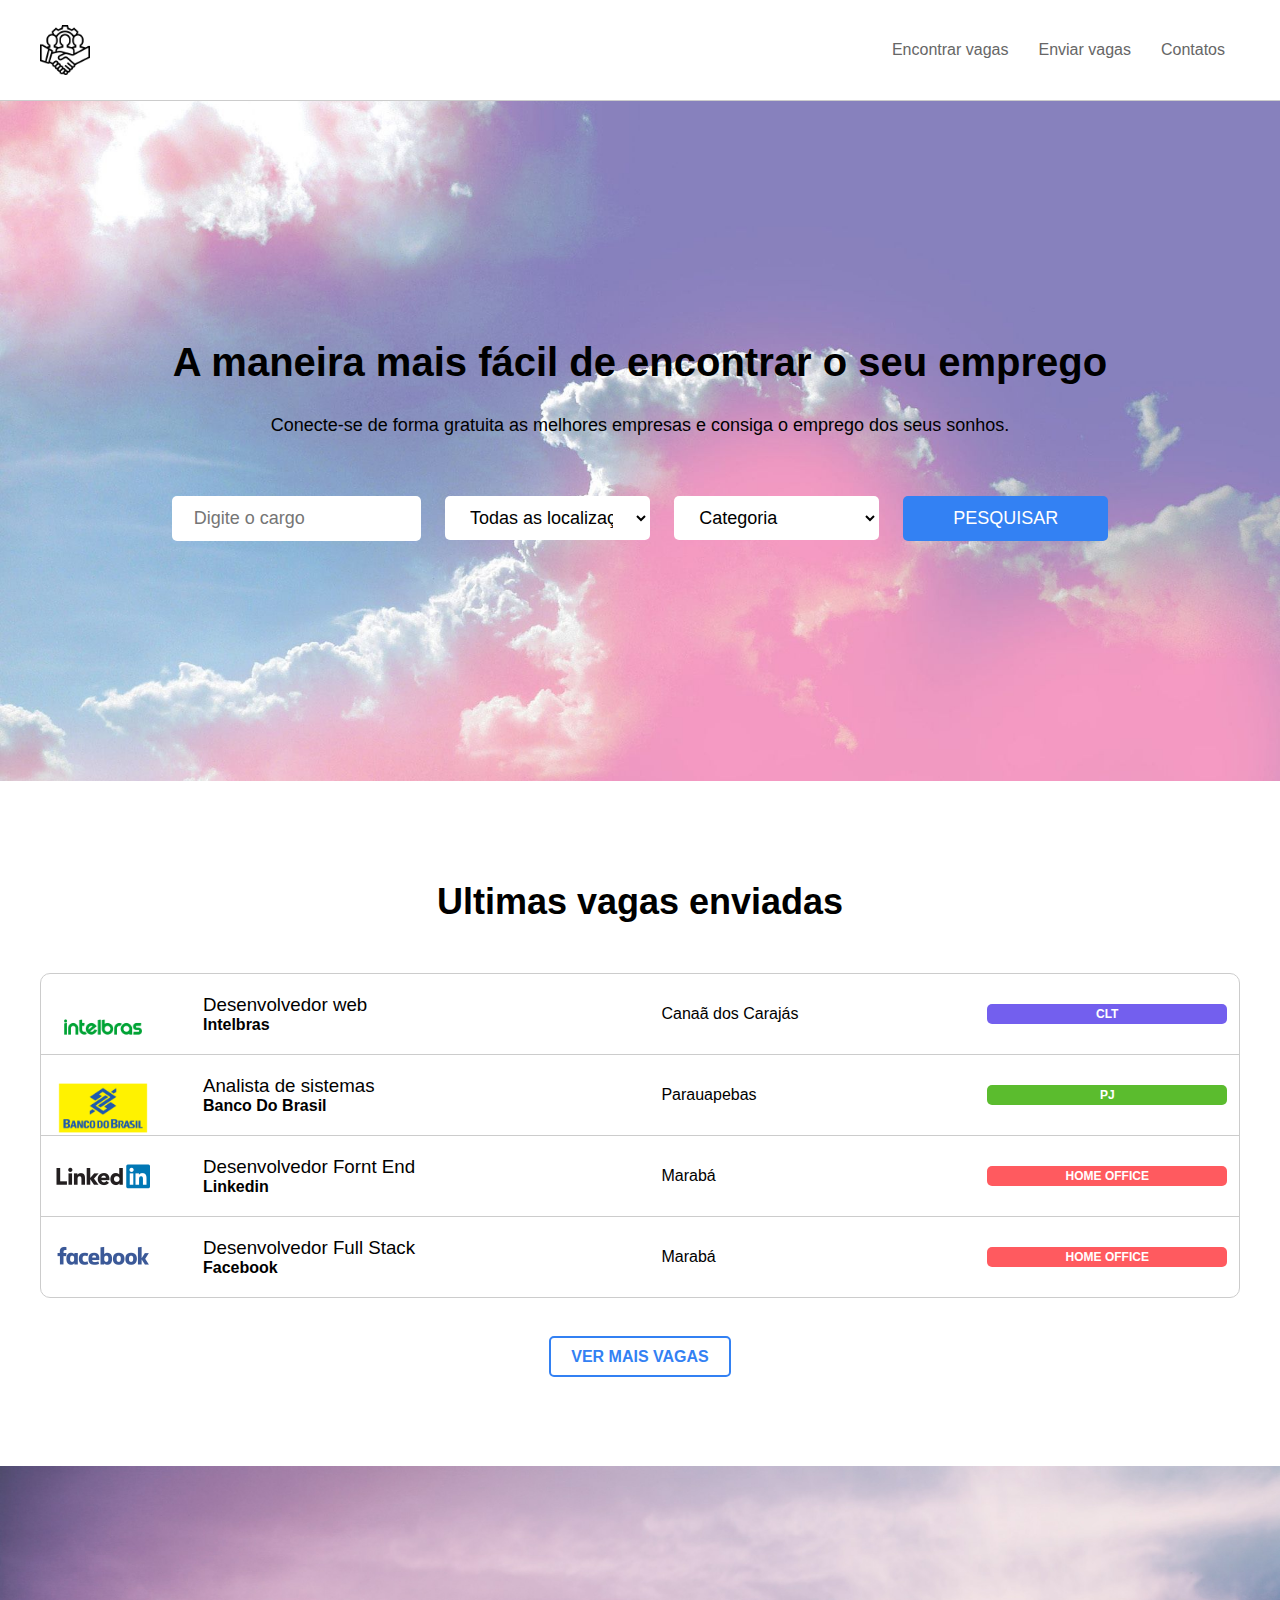
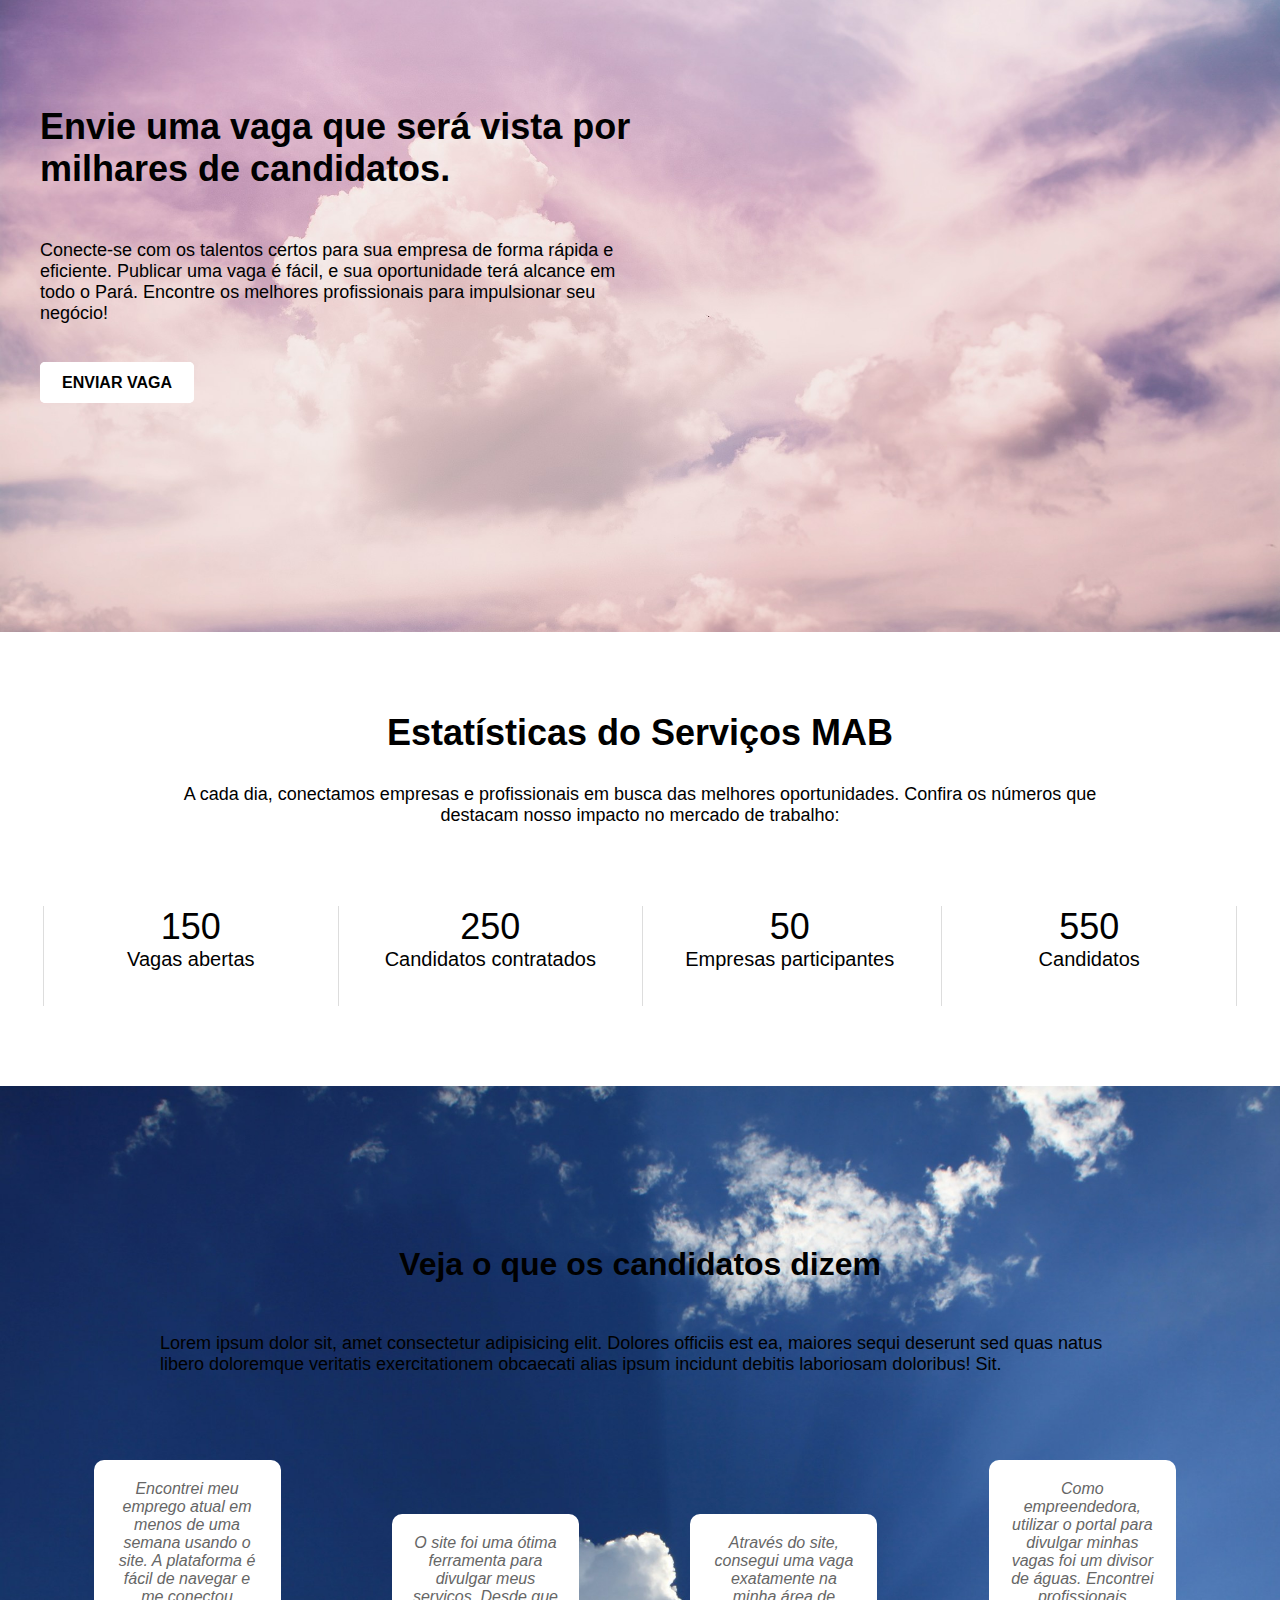
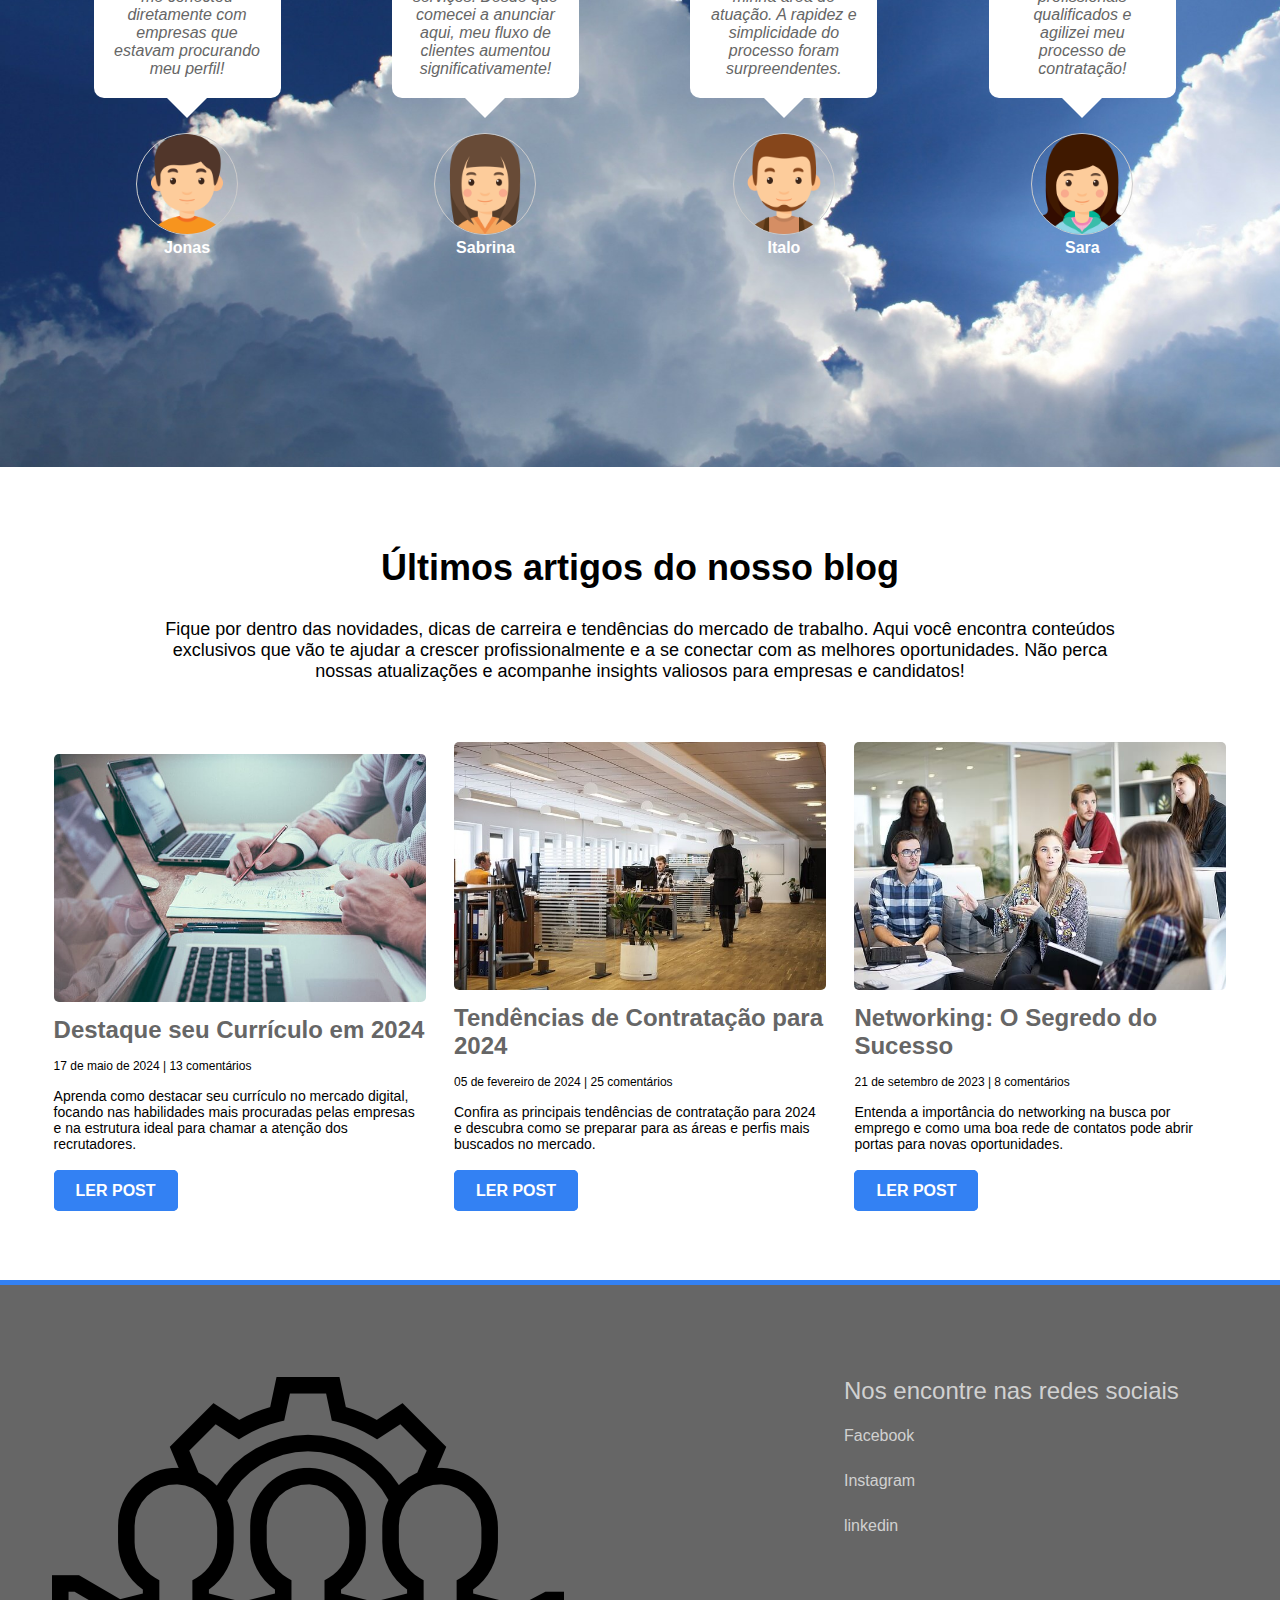
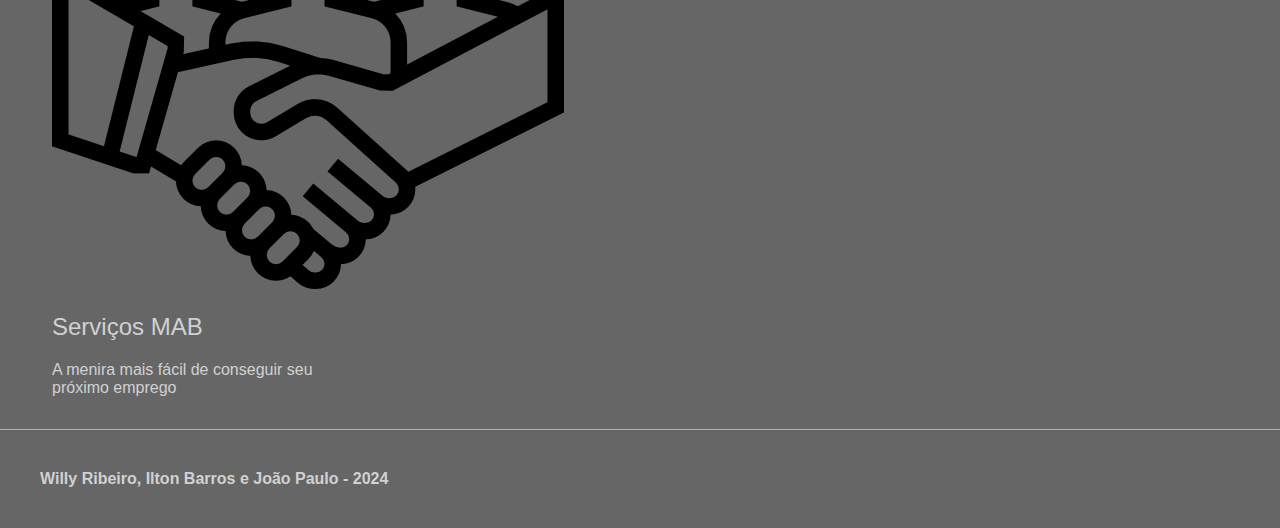
<file: workweb1/index.html>
<!DOCTYPE html>
<html lang="pt-br">
<head>
    <meta charset="UTF-8">
    <meta name="viewport" content="width=device-width, initial-scale=1.0">
    <link rel="stylesheet" href="style.css">
    <link rel="stylesheet" href="https://cdnjs.cloudflare.com/ajax/libs/font-awesome/6.6.0/css/all.min.css" integrity="sha512-Kc323vGBEqzTmouAECnVceyQqyqdsSiqLQISBL29aUW4U/M7pSPA/gEUZQqv1cwx4OnYxTxve5UMg5GT6L4JJg==" crossorigin="anonymous" referrerpolicy="no-referrer" />
    <title>Serviços MAB</title>
</head>
<body>
    <div class="container">
        <header>
            <nav>
                <div class="nav-container">
                    <a href="index.html">
                        <img src="img/logo.png" id="logo" alt="Serviços MAB">
                    </a>
                    <i class="fas fa-bars btn-menumobile"></i>
                    <ul>
                        <li><a href="ev.html">Encontrar vagas</a></li>
                        <li><a href="sendjobs.html">Enviar vagas</a></li>
                        <li><a href="#">Contatos</a></li>
                    </ul>
                </div>
            </nav>
            <div id="main-banner">
                <div id="search-form">
                    <h1>A maneira mais fácil de encontrar o seu emprego</h1>
                    <p>Conecte-se de forma gratuita as melhores empresas e consiga o emprego dos seus sonhos.</p>
                    <form>
                        <input type="text" name="serviço" placeholder="Digite o cargo">
                        <select name="região">
                            <option value="">Todas as localizações</option>
                        </select>
                        <select name="categorias">
                            <option value="">Categoria</option>
                        </select>
                        <input type="submit" value="Pesquisar">
                    </form>
                </div>
            </div>
        </header>
        <main id="lastjobs-container" class="wrapper">
            <h1>Ultimas vagas enviadas</h1>
            <ul>
                <li>
                    <a href="job.html" class="clickarea">
                        <div class="company-box">
                            <img src="img/intelbraslogo.png" alt="logo google">
                            <div class="company-info">
                                <h3>Desenvolvedor web</h3>
                                <p>Intelbras</p>
                            </div>
                        </div>
                        <div class="locality">
                            <i class="fas fa-map-maker-alt"></i>
                            <p>Canaã dos Carajás</p>
                        </div>
                        <div class="job-type">
                            <span class="clt">CLT</span>
                        </div>
                    </a>
                </li>
                <li>
                    <a href="job.html" class="clickarea">
                        <div class="company-box">
                            <img src="img/bblogo.png" alt="logo IBM">
                            <div class="company-info">
                                <h3>Analista de sistemas</h3>
                                <p>Banco Do Brasil</p>
                            </div>
                        </div>
                        <div class="locality">
                            <i class="fas fa-map-maker-alt"></i>
                            <p>Parauapebas</p>
                        </div>
                        <div class="job-type">
                            <span class="pj">PJ</span>
                        </div>
                    </a>
                </li>
                <li>
                    <a href="job.html" class="clickarea">
                        <div class="company-box">
                            <img src="img/linkedinlogo.png" alt="logo linkedin">
                            <div class="company-info">
                                <h3>Desenvolvedor Fornt End</h3>
                                <p>Linkedin</p>
                            </div>
                        </div>
                        <div class="locality">
                            <i class="fas fa-map-maker-alt"></i>
                            <p>Marabá</p>
                        </div>
                        <div class="job-type">
                            <span class="homeoffice">Home Office</span>
                        </div>
                    </a>
                </li>
                <li>
                    <a href="job.html" class="clickarea">
                        <div class="company-box">
                            <img src="img/facebooklogo.png" alt="logo facebook">
                            <div class="company-info">
                                <h3>Desenvolvedor Full Stack</h3>
                                <p>Facebook</p>
                            </div>
                        </div>
                        <div class="locality">
                            <i class="fas fa-map-maker-alt"></i>
                            <p>Marabá</p>
                        </div>
                        <div class="job-type">
                            <span class="homeoffice">Home office</span>
                        </div>
                    </a>
                </li>
            </ul>
            <div class="btnjobs-container">
                <a href="#" class="btn-jobs">Ver mais vagas</a>
            </div>
        </main>
        <section id="sendjobs-container">
            <div id="sendjobs-inner" class="wrapper">
                <h2>Envie uma vaga que será vista por milhares de candidatos.</h2>
                <p>Conecte-se com os talentos certos para sua empresa de forma rápida e eficiente. Publicar uma vaga é fácil, e sua oportunidade terá alcance em todo o Pará. Encontre os melhores profissionais para impulsionar seu negócio!</p>
                <a href="#" class="light-btn">Enviar vaga</a>

            </div>
        </section>
        <section id="status-container" class="wrapper">
            <h2 class="title-center">Estatísticas do Serviços MAB</h2>
            <p class="p-center">A cada dia, conectamos empresas e profissionais em busca das melhores oportunidades. Confira os números que destacam nosso impacto no mercado de trabalho:</p>
            <div>
                <div class="status-box">
                    <span class="status-qtd">150</span>
                    <p class="status-text">Vagas abertas</p>
                </div>
                <div class="status-box">
                    <span class="status-qtd">250</span>
                    <p class="status-text">Candidatos contratados</p>
                </div>
                <div class="status-box">
                    <span class="status-qtd">50</span>
                    <p class="status-text">Empresas participantes</p>
                </div>
                <div class="status-box">
                    <span class="status-qtd">550</span>
                    <p class="status-text">Candidatos</p>
                </div>
            </div>
        </section>
        <section id="testmony-container">
            <div class="wrapper">
                <h2>Veja o que os candidatos dizem</h2>
                <p class="p-center">Lorem ipsum dolor sit, amet consectetur adipisicing elit. Dolores officiis est ea, maiores sequi deserunt sed quas natus libero doloremque veritatis exercitationem obcaecati alias ipsum incidunt debitis laboriosam doloribus! Sit.</p>
                <div class="testmony-box">
                    <p class="testmony-msg">Encontrei meu emprego atual em menos de uma semana usando o site. A plataforma é fácil de navegar e me conectou diretamente com empresas que estavam procurando meu perfil!</p>
                    <img src="img/avatar1.png" alt="pfp">
                    <p class="testmony-name">Jonas</p>
                </div>
                <div class="testmony-box">
                    <p class="testmony-msg">O site foi uma ótima ferramenta para divulgar meus serviços. Desde que comecei a anunciar aqui, meu fluxo de clientes aumentou significativamente!</p>
                    <img src="img/avatar2.png" alt="pfp">
                    <p class="testmony-name">Sabrina</p>
                </div>
                <div class="testmony-box">
                    <p class="testmony-msg">Através do site, consegui uma vaga exatamente na minha área de atuação. A rapidez e simplicidade do processo foram surpreendentes.</p>
                    <img src="img/avatar3.png" alt="pfp">
                    <p class="testmony-name">Italo</p>
                </div>
                <div class="testmony-box">
                    <p class="testmony-msg">Como empreendedora, utilizar o portal para divulgar minhas vagas foi um divisor de águas. Encontrei profissionais qualificados e agilizei meu processo de contratação!</p>
                    <img src="img/avatar4.png" alt="pfp">
                    <p class="testmony-name">Sara</p>
                </div>
            </div>
        </section>
        <section id="blog-container" class="wrapper">
            <h2 class="title-center">Últimos artigos do nosso blog</h2>
            <p class="p-center">Fique por dentro das novidades, dicas de carreira e tendências do mercado de trabalho. Aqui você encontra conteúdos exclusivos que vão te ajudar a crescer profissionalmente e a se conectar com as melhores oportunidades. Não perca nossas atualizações e acompanhe insights valiosos para empresas e candidatos!</p>
            <div class="article-box">
                <img src="img/blog1.jpg" alt="fundo blog">
                <h4><a href="#">Destaque seu Currículo em 2024</a></h4>
                <p class="article-date">17 de maio de 2024 | 13 comentários</p>
                <p class="article-resume">Aprenda como destacar seu currículo no mercado digital, focando nas habilidades mais procuradas pelas empresas e na estrutura ideal para chamar a atenção dos recrutadores.</p>
                <a href="#" class="article-btn light-btn">Ler post</a>
            </div>
            <div class="article-box">
                <img src="img/blog2.jpg" alt="fundo blog">
                <h4><a href="#">Tendências de Contratação para 2024</a></h4>
                <p class="article-date">05 de fevereiro de 2024 | 25 comentários</p>
                <p class="article-resume">Confira as principais tendências de contratação para 2024 e descubra como se preparar para as áreas e perfis mais buscados no mercado.</p>
                <a href="#" class="article-btn light-btn">Ler post</a>
            </div>
            <div class="article-box">
                <img src="img/blog3.jpg" alt="fundo blog">
                <h4><a href="#">Networking: O Segredo do Sucesso</a></h4>
                <p class="article-date">21 de setembro de 2023 | 8 comentários</p>
                <p class="article-resume">Entenda a importância do networking na busca por emprego e como uma boa rede de contatos pode abrir portas para novas oportunidades.</p>
                <a href="#" class="article-btn light-btn">Ler post</a>
            </div>
        </section>
        <footer>
            <div class="wrapper">
                <div class="footer-box">
                    <div class="company-footer">
                        <img src="img/logo.png" alt="logo Serviços MAB">
                        <h2>Serviços MAB</h2>
                        <p>A menira mais fácil de conseguir seu próximo emprego</p>
                    </div>
                </div>
                <div class="footer-box"></div>
                <div class="footer-box">
                    <h2>Nos encontre nas redes sociais</h2>
                    <ul class="footer-list">
                        <li>
                            <a href="#">
                                <i class="fab fa-facebook-square"></i>
                                <span>Facebook</span>
                            </a>
                        </li>
                        <li>
                            <a href="#">
                                <i class="fab fa-instagram-square"></i>
                                <span>Instagram</span>
                            </a>
                        </li>
                        <li>
                            <a href="#">
                                <i class="fab fa-linkedin"></i>
                                <span>linkedin</span>
                            </a>
                        </li>
                    </ul>
                </div>
            </div>  
            <div class="footer-bottom">
                <div class="wrapper">
                    <p>Willy Ribeiro, Ilton Barros e João Paulo - 2024</p>
                </div>
            </div>          
        </footer>
    </div>
    <script src="https://code.jquery.com/jquery-3.7.1.min.js" integrity="sha256-/JqT3SQfawRcv/BIHPThkBvs0OEvtFFmqPF/lYI/Cxo=" crossorigin="anonymous"></script>
    <script src="js/scripts.js"></script>
</body>
</html>
</file>
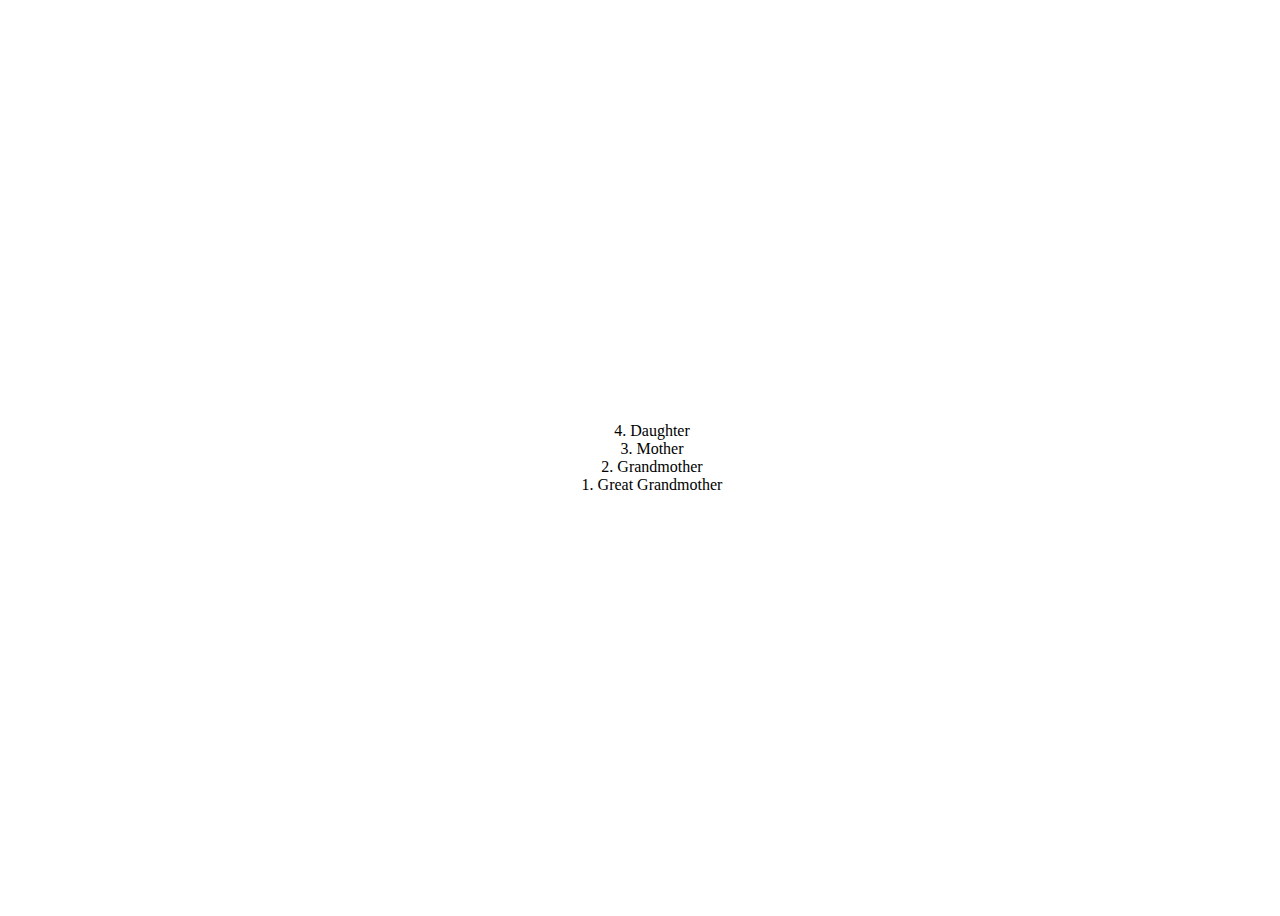
<file: aulasweb1/Desafios FlexBox/Desafios FlexBox/02/index.html>
<!DOCTYPE html>
<html lang="en">

<head>
    <meta charset="UTF-8">
    <meta name="viewport" content="width=device-width, initial-scale=1.0">
    <link rel="stylesheet" href="style.css">
    <title>Exercicio 02</title>
</head>

<body>
    <ol>
        <li>Great Grandmother</li>
        <li>Grandmother</li>
        <li>Mother</li>
        <li>Daughter</li>
    </ol>
</body>

</html>
</file>
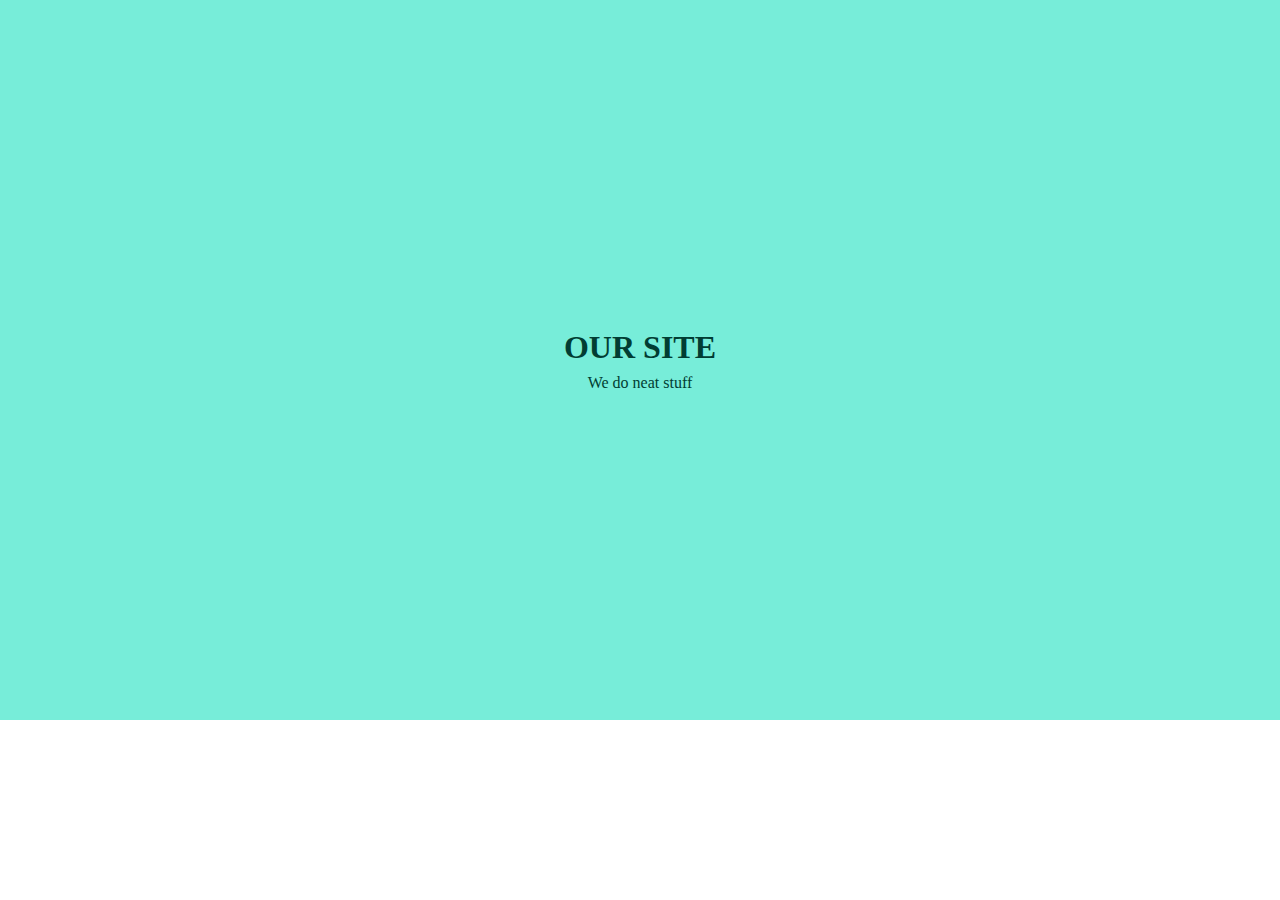
<file: aulasweb1/Desafios FlexBox/Desafios FlexBox/03/index.html>
<!DOCTYPE html>
<html lang="en">

<head>
    <meta charset="UTF-8">
    <meta name="viewport" content="width=device-width, initial-scale=1.0">
    <link rel="stylesheet" href="style.css">
    <title>Exercicios 03</title>
</head>

<body>
    <div class="hero">
        <h1>Our Site</h1>
        <p>We do neat stuff</p>
    </div>
</body>

</html>
</file>
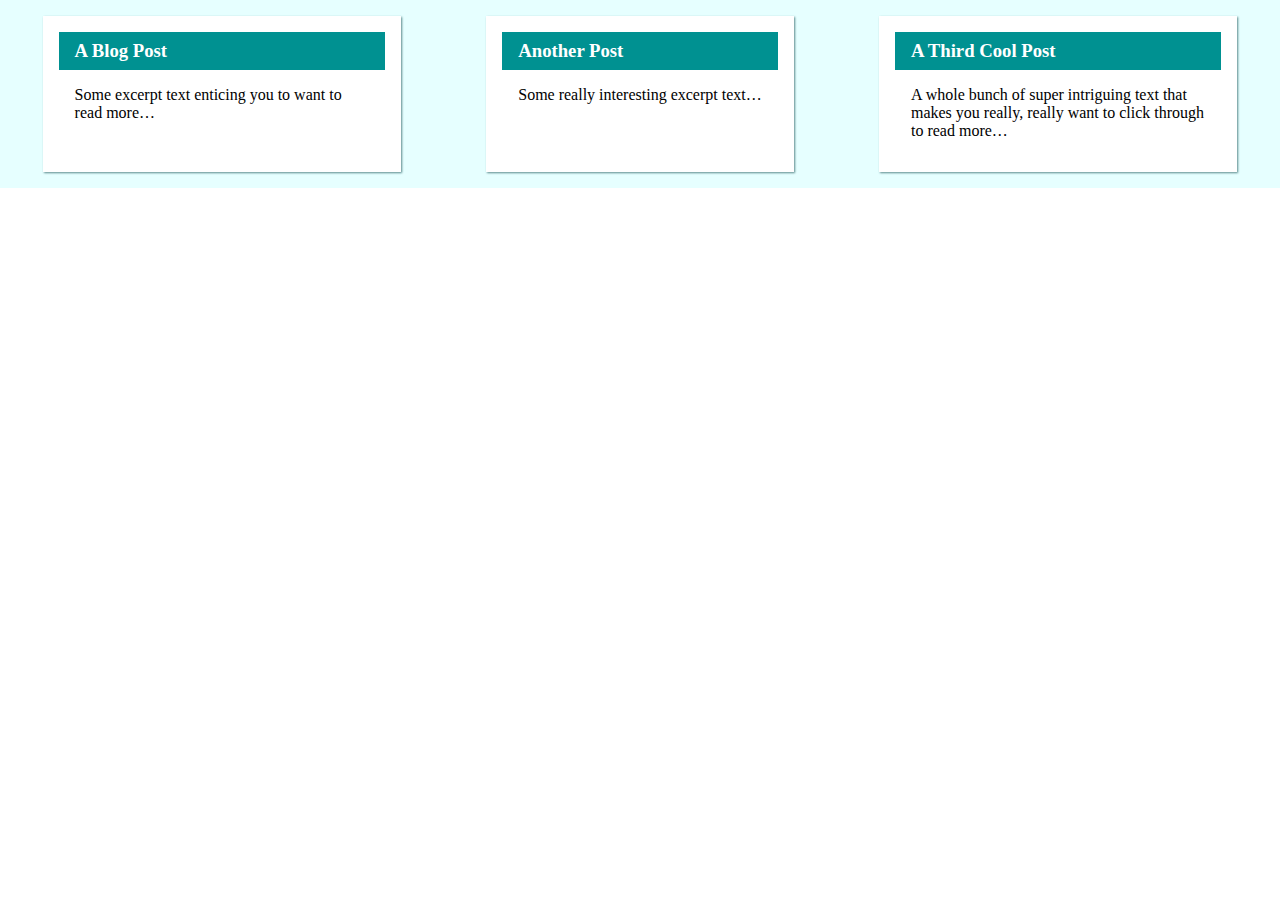
<file: aulasweb1/Desafios FlexBox/Desafios FlexBox/04/index.html>
<!DOCTYPE html>
<html lang="en">

<head>
    <meta charset="UTF-8">
    <meta name="viewport" content="width=device-width, initial-scale=1.0">
    <link rel="stylesheet" href="style.css">
    <title>Exercicios 04</title>
</head>

<body>
    <div class="featured-post-listing">

        <section class="post-card">
            <h3>A Blog Post</h3>
            <p>Some excerpt text enticing you to want to read more…</p>
        </section>

        <section class="post-card">
            <h3>Another Post</h3>
            <p>Some really interesting excerpt text…</p>
        </section>

        <section class="post-card">
            <h3>A Third Cool Post</h3>
            <p>A whole bunch of super intriguing text that makes you really, really want to click through to read more…
            </p>
        </section>

    </div>
</body>

</html>
</file>
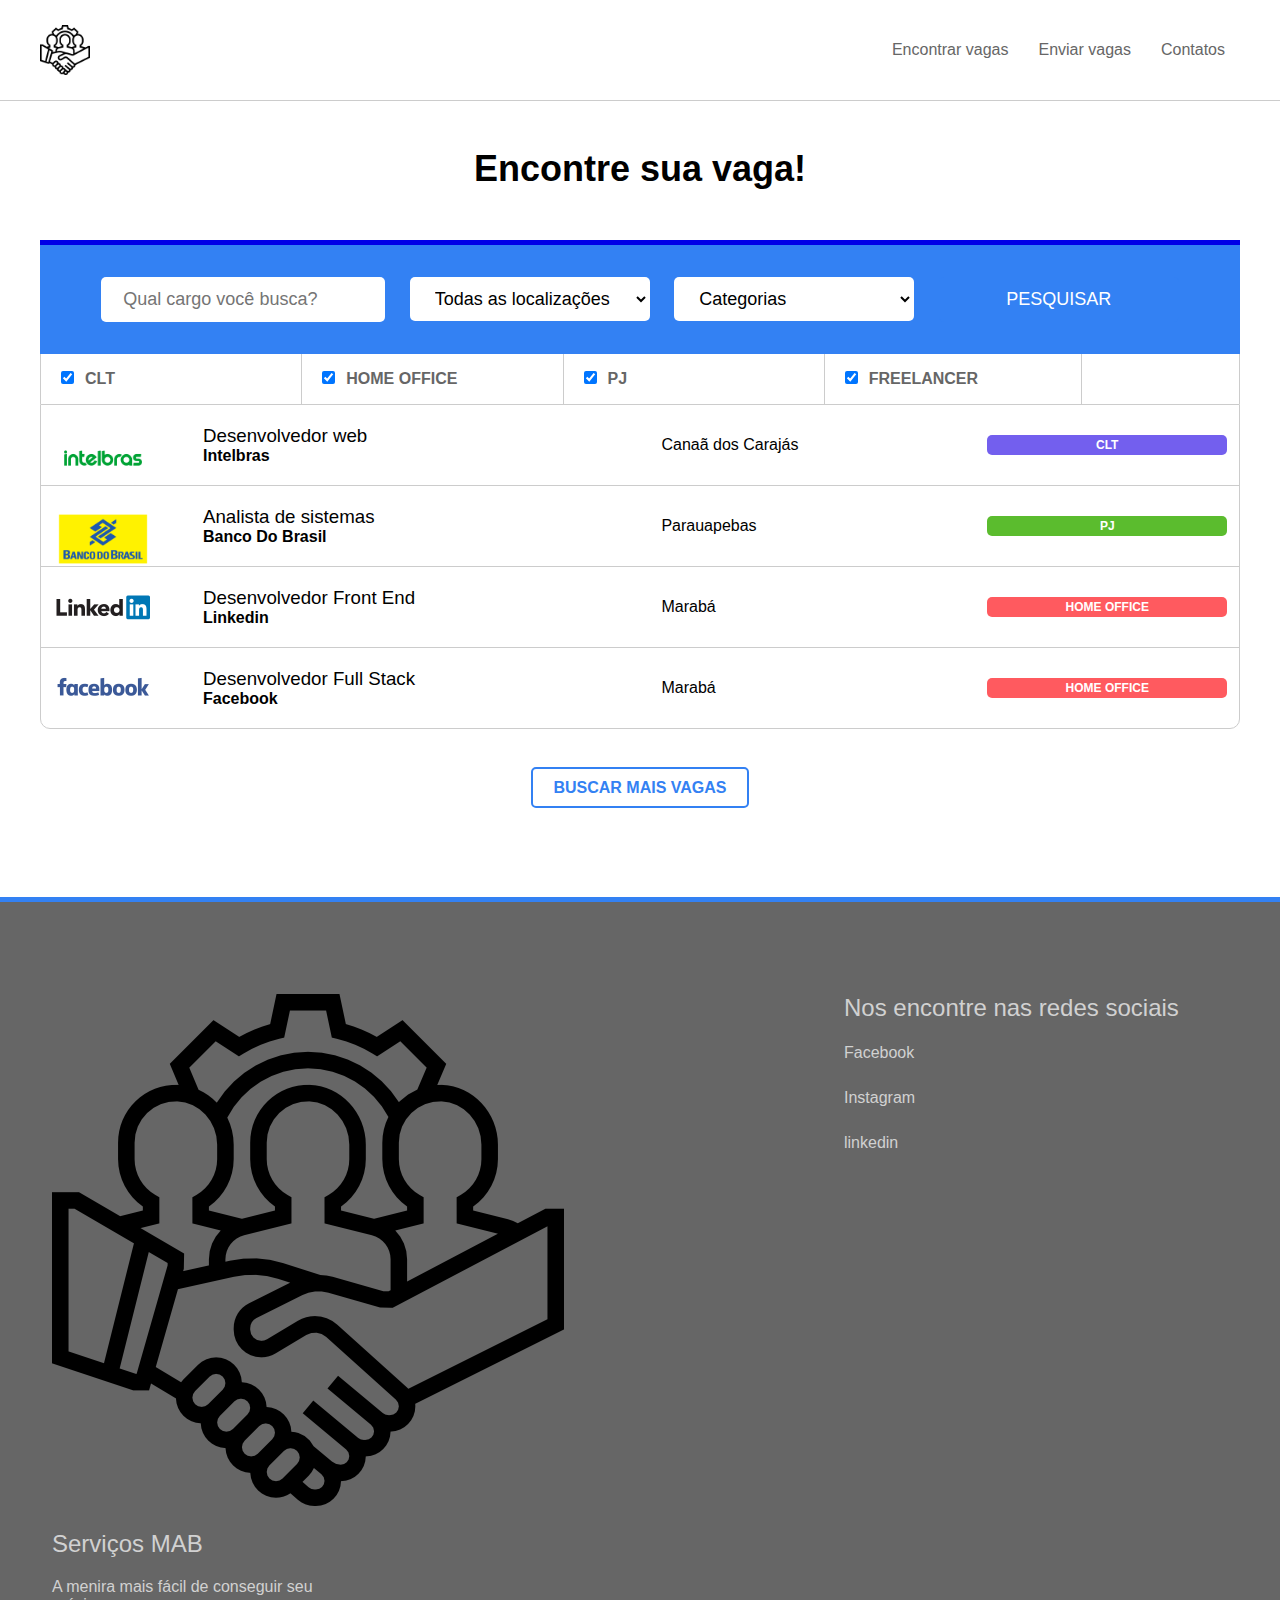
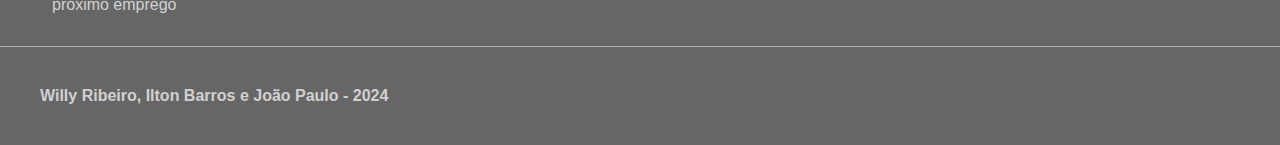
<file: workweb1/ev.html>
<!DOCTYPE html>
<html lang="pt-br">
<head>
    <meta charset="UTF-8">
    <meta name="viewport" content="width=device-width, initial-scale=1.0">
    <link rel="stylesheet" href="style.css">
    <link rel="stylesheet" href="https://cdnjs.cloudflare.com/ajax/libs/font-awesome/6.6.0/css/all.min.css" integrity="sha512-Kc323vGBEqzTmouAECnVceyQqyqdsSiqLQISBL29aUW4U/M7pSPA/gEUZQqv1cwx4OnYxTxve5UMg5GT6L4JJg==" crossorigin="anonymous" referrerpolicy="no-referrer" />
    <title>Serviços MAB</title>
</head>
<body>
    <div class="container" id="buscarvaga">
        <header>
            <nav>
                <div class="nav-container">
                    <a href="index.html">
                        <img src="img/logo.png" id="logo" alt="Serviços MAB">
                    </a>
                    <i class="fas fa-bars btn-menumobile"></i>
                    <ul>
                        <li><a href="ev.html">Encontrar vagas</a></li>
                        <li><a href="sendjobs.html">Enviar vagas</a></li>
                        <li><a href="#">Contatos</a></li>
                    </ul>
                </div>
            </nav>
        </header>
        <main id="lastjobs-container" class="wrapper">
            <h1>Encontre sua vaga!</h1>
            <div id="job-filter">
                <div id="search-form">
                    <form>
                        <input type="text" name="job" placeholder="Qual cargo você busca?">
                        <select name="region">
                            <option value="">Todas as localizações</option>
                        </select>
                        <select name="Category">
                            <option value="">Categorias</option>
                        </select>
                        <input type="submit" value="Pesquisar">
                    </form>
                </div>
            </div>
            <div id="type-filter">
                <ul>
                    <li>
                        <input type="checkbox" checked><label>CLT</label>
                    </li>
                    <li>
                        <input type="checkbox" checked><label>Home Office</label>
                    </li>
                    <li>
                        <input type="checkbox" checked><label>PJ</label>
                    </li>
                    <li>
                        <input type="checkbox" checked><label>Freelancer</label>
                    </li>
                </ul>
            </div>
            <ul>
                <li>
                    <a href="job.html" class="clickarea">
                        <div class="company-box">
                            <img src="img/intelbraslogo.png" alt="logo intelbras">
                            <div class="company-info">
                                <h3>Desenvolvedor web</h3>
                                <p>Intelbras</p>
                            </div>
                        </div>
                        <div class="locality">
                            <i class="fas fa-map-maker-alt"></i>
                            <p>Canaã dos Carajás</p>
                        </div>
                        <div class="job-type">
                            <span class="clt">CLT</span>
                        </div>
                    </a>
                </li>
                <li>
                    <a href="job.html" class="clickarea">
                        <div class="company-box">
                            <img src="img/bblogo.png" alt="logo banco do brasil">
                            <div class="company-info">
                                <h3>Analista de sistemas</h3>
                                <p>Banco Do Brasil</p>
                            </div>
                        </div>
                        <div class="locality">
                            <i class="fas fa-map-maker-alt"></i>
                            <p>Parauapebas</p>
                        </div>
                        <div class="job-type">
                            <span class="pj">PJ</span>
                        </div>
                    </a>
                </li>
                <li>
                    <a href="job.html" class="clickarea">
                        <div class="company-box">
                            <img src="img/linkedinlogo.png" alt="logo linkedin">
                            <div class="company-info">
                                <h3>Desenvolvedor Front End</h3>
                                <p>Linkedin</p>
                            </div>
                        </div>
                        <div class="locality">
                            <i class="fas fa-map-maker-alt"></i>
                            <p>Marabá</p>
                        </div>
                        <div class="job-type">
                            <span class="homeoffice">Home Office</span>
                        </div>
                    </a>
                </li>
                <li>
                    <a href="job.html" class="clickarea">
                        <div class="company-box">
                            <img src="img/facebooklogo.png" alt="logo facebook">
                            <div class="company-info">
                                <h3>Desenvolvedor Full Stack</h3>
                                <p>Facebook</p>
                            </div>
                        </div>
                        <div class="locality">
                            <i class="fas fa-map-maker-alt"></i>
                            <p>Marabá</p>
                        </div>
                        <div class="job-type">
                            <span class="homeoffice">Home office</span>
                        </div>
                    </a>
                </li>
            </ul>
            <div class="btnjobs-container">
                <a href="#" class="btn-jobs">Buscar mais vagas</a>
            </div>
        </main>
        <footer>
            <div class="wrapper">
                <div class="footer-box">
                    <div class="company-footer">
                        <img src="img/logo.png" alt="logo Serviços MAB">
                        <h2>Serviços MAB</h2>
                        <p>A menira mais fácil de conseguir seu próximo emprego</p>
                    </div>
                </div>
                <div class="footer-box"></div>
                <div class="footer-box">
                    <h2>Nos encontre nas redes sociais</h2>
                    <ul class="footer-list">
                        <li>
                            <a href="#">
                                <i class="fab fa-facebook-square"></i>
                                <span>Facebook</span>
                            </a>
                        </li>
                        <li>
                            <a href="#">
                                <i class="fab fa-instagram-square"></i>
                                <span>Instagram</span>
                            </a>
                        </li>
                        <li>
                            <a href="#">
                                <i class="fab fa-linkedin"></i>
                                <span>linkedin</span>
                            </a>
                        </li>
                    </ul>
                </div>
            </div>  
            <div class="footer-bottom">
                <div class="wrapper">
                    <p>Willy Ribeiro, Ilton Barros e João Paulo - 2024</p>
                </div>
            </div>          
        </footer>
    </div>
    <script src="https://code.jquery.com/jquery-3.7.1.min.js" integrity="sha256-/JqT3SQfawRcv/BIHPThkBvs0OEvtFFmqPF/lYI/Cxo=" crossorigin="anonymous"></script>
    <script src="js/scripts.js"></script>
</body>
</html>
</file>
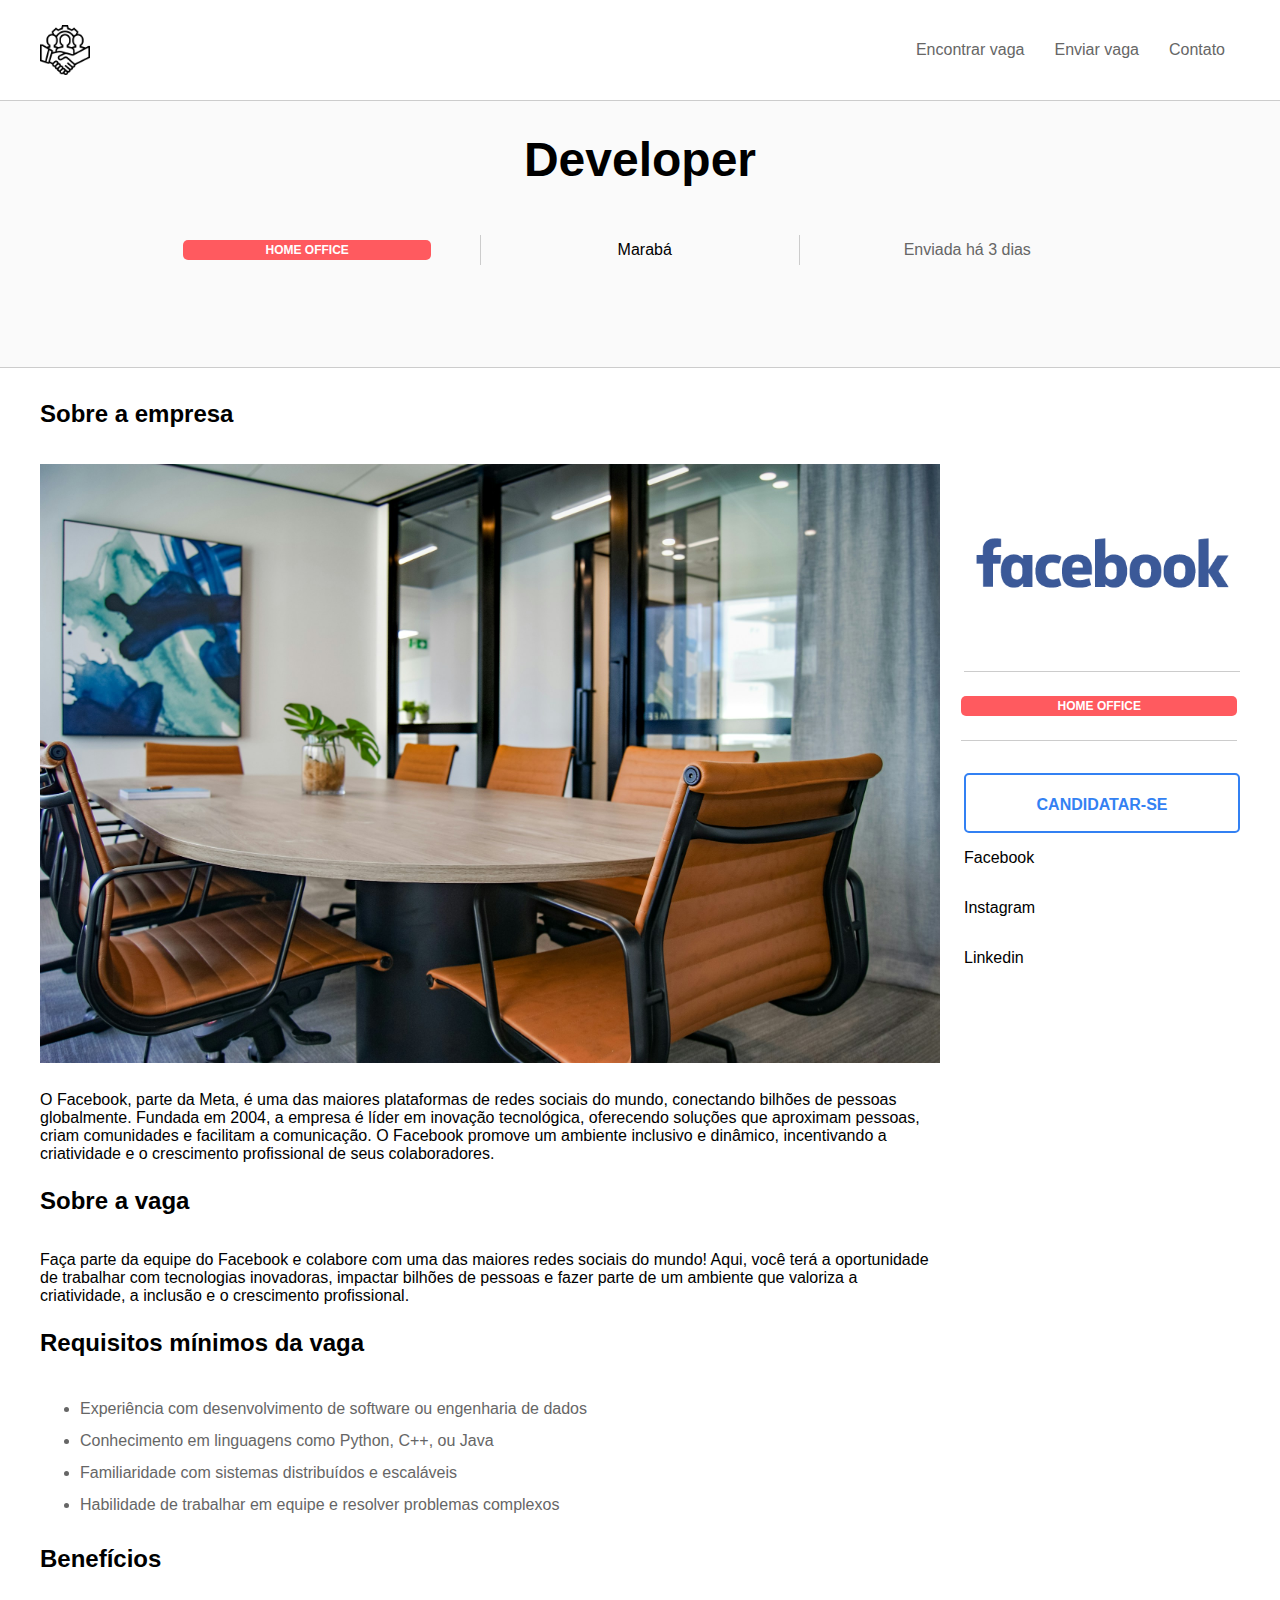
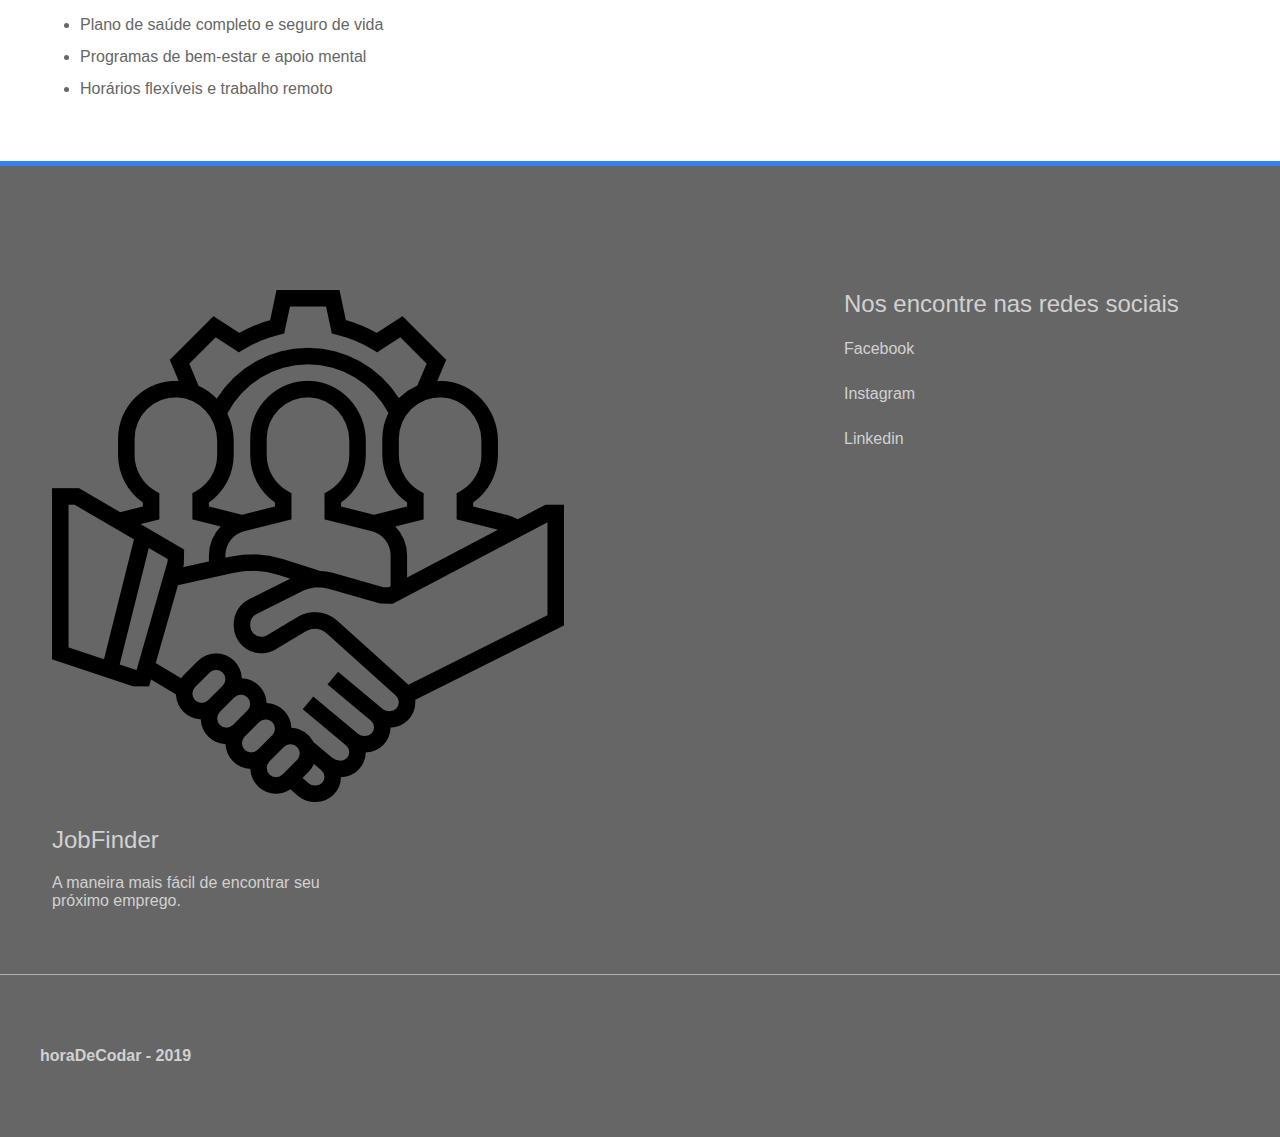
<file: workweb1/job.html>
<!DOCTYPE html>
<html lang="pt-br">
<head>
    <meta charset="UTF-8">
    <meta name="viewport" content="width=device-width, initial-scale=1.0">
    <link rel="stylesheet" href="style.css">
    <link rel="stylesheet" href="https://cdnjs.cloudflare.com/ajax/libs/font-awesome/6.6.0/css/all.min.css" integrity="sha512-Kc323vGBEqzTmouAECnVceyQqyqdsSiqLQISBL29aUW4U/M7pSPA/gEUZQqv1cwx4OnYxTxve5UMg5GT6L4JJg==" crossorigin="anonymous" referrerpolicy="no-referrer" />
    <title>Serviços MAB</title>
</head>
<body>
	<div class="container" id="jobpage">
		<header>
			<nav>
				<div class="nav-container">
			        <a href="index.html">
			            <img id="logo" src="img/logo.png" alt="JobFinder">
			        </a>
					<i class="fas fa-bars btn-menumobile"></i>
					<ul>
						<li><a href="findjobs.html">Encontrar vaga</a></li>
						<li><a href="sendjobs.html">Enviar vaga</a></li>
						<li><a href="#">Contato</a></li>
					</ul>
				</div>
			</nav>
		</header>
		<div id="job-header">
			<h1>Developer</h1>
			<div id="job-info">
				<div class="job-type">
				  <span class="homeoffice">home office</span>
				</div>
				<div class="locality">
					<i class="fas fa-map-marker-alt"></i>
					<p>Marabá</p>
				</div>
				<div class="date">
					<i class="far fa-calendar-alt"></i>
					<p>Enviada há 3 dias</p>
				</div>
			</div>
		</div>
		<div class="wrapper">
			<main id="job-container">
			    <div id="about-company-contaienr">
			    	<h2 class="page-title">Sobre a empresa</h1>
			    	<img src="img/s-o-c-i-a-l-c-u-t-1RT4txDDAbM-unsplash.jpg" id="company-img" alt="Como é o Google">
			    	<p class="description">O Facebook, parte da Meta, é uma das maiores plataformas de redes sociais do mundo, conectando bilhões de pessoas globalmente. Fundada em 2004, a empresa é líder em inovação tecnológica, oferecendo soluções que aproximam pessoas, criam comunidades e facilitam a comunicação. O Facebook promove um ambiente inclusivo e dinâmico, incentivando a criatividade e o crescimento profissional de seus colaboradores.</p>
			    </div>
			    <div id="about-job-container">
			    	<h2 class="page-title">Sobre a vaga</h2>
			    	<p class="description">Faça parte da equipe do Facebook e colabore com uma das maiores redes sociais do mundo! Aqui, você terá a oportunidade de trabalhar com tecnologias inovadoras, impactar bilhões de pessoas e fazer parte de um ambiente que valoriza a criatividade, a inclusão e o crescimento profissional.</p>
			    </div>
			    <div id="min-requirements-container">
			    	<h2 class="page-title">Requisitos mínimos da vaga</h2>
			    	<ul class="jobpage-list">
			    		<li>Experiência com desenvolvimento de software ou engenharia de dados</li>
			    		<li>Conhecimento em linguagens como Python, C++, ou Java</li>
			    		<li>Familiaridade com sistemas distribuídos e escaláveis</li>
			    		<li>Habilidade de trabalhar em equipe e resolver problemas complexos</li>
			    	</ul>
			    </div>
			    <div id="job-benefits-container">
			    	<h2 class="page-title">Benefícios</h2>
			    	<ul class="jobpage-list">
			    		<li>Plano de saúde completo e seguro de vida</li>
			    		<li>Programas de bem-estar e apoio mental</li>
			    		<li>Horários flexíveis e trabalho remoto</li>
			    	</ul>
			    </div>
		    </main>

		    <aside id="companyinfo-container">
		      <img src="img/facebooklogo.png" alt="Google logo">
		      <div class="job-type">
		        <span class="homeoffice">home office</span>
		      </div>
		      <a id="apply-btn" href="#">Candidatar-se</a>
		      <div class="companysocial-container">
		        <ul id="job-social-list">
		          <li>
		            <a href="#">
		              <i class="fab fa-facebook-square"></i>
		              <span>Facebook</span>
		            </a>
		          </li>
		          <li>
		            <a href="#">
		              <i class="fab fa-instagram"></i>
		              <span>Instagram</span>
		            </a>
		          </li>
		          <li>
		            <a href="#">
		              <i class="fab fa-linkedin"></i>
		              <span>Linkedin</span>
		            </a>
		          </li>
		        </ul>
		      </div>
		    </aside>
		</div>
		<footer>
			<div class="wrapper">
				<div class="footer-box">
					<div class="company-footer">
						<img src="img/logo.png">
						<h2>JobFinder</h2>
						<p>A maneira mais fácil de encontrar seu próximo emprego.</p>
					</div>
				</div>
				<div class="footer-box"></div>
				<div class="footer-box">
					<h2>Nos encontre nas redes sociais</h2>
					<ul class="footer-list">
						<li>
							<a href="#">
								<i class="fab fa-facebook-square"></i>
								<span>Facebook</span>
							</a>
						</li>
						<li>
							<a href="#">
								<i class="fab fa-instagram"></i>
								<span>Instagram</span>
							</a>
						</li>
						<li>
							<a href="#">
								<i class="fab fa-linkedin"></i>
								<span>Linkedin</span>
							</a>
						</li>
					</ul>
				</div>
			</div>
			<div class="footer-bottom">
				<div class="wrapper">
					<p>horaDeCodar - 2019</p>
				</div>
			</div>
		</footer>
	</div>
</body>
<script
  src="https://code.jquery.com/jquery-3.4.1.min.js"
  integrity="sha256-CSXorXvZcTkaix6Yvo6HppcZGetbYMGWSFlBw8HfCJo="
  crossorigin="anonymous"></script>
<script src="js/scripts.js"></script>
</html>
</file>
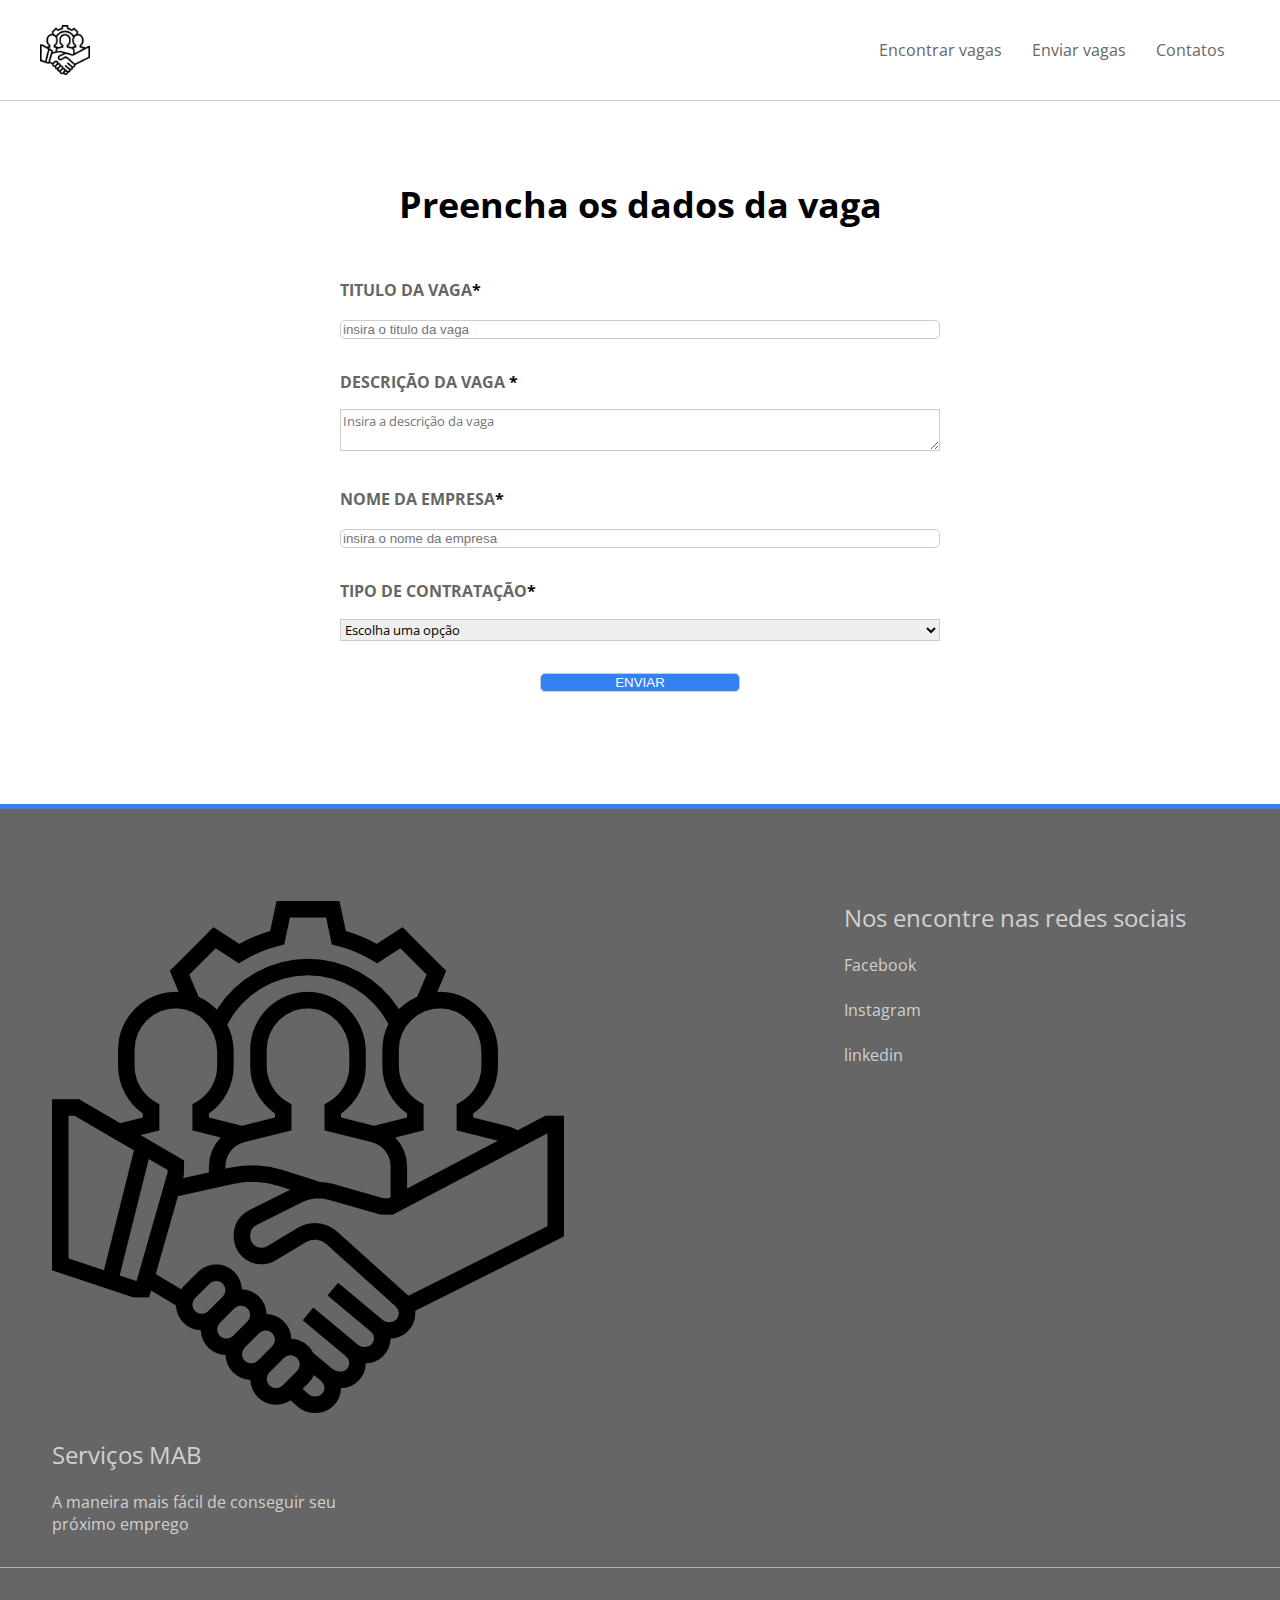
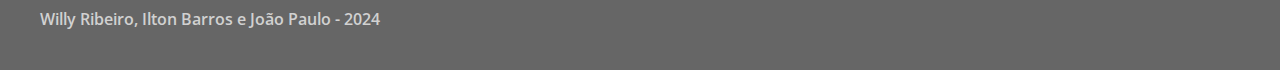
<file: workweb1/sendjobs.html>
<!DOCTYPE html>
<html lang="pt-br">
<head>
    <meta charset="UTF-8">
    <meta name="viewport" content="width=device-width, initial-scale=1.0">
    <link rel="stylesheet" href="style.css">
    <link rel="stylesheet" href="https://cdnjs.cloudflare.com/ajax/libs/font-awesome/6.6.0/css/all.min.css" integrity="sha512-Kc323vGBEqzTmouAECnVceyQqyqdsSiqLQISBL29aUW4U/M7pSPA/gEUZQqv1cwx4OnYxTxve5UMg5GT6L4JJg==" crossorigin="anonymous" referrerpolicy="no-referrer" />
    <link href="https://fonts.googleapis.com/css2?family=Open+Sans:wght@400;700&display=swap" rel="stylesheet">
    <title>Serviços MAB</title>
</head>
<body>
    <div class="container" id="sendjobs">
        <header>
            <nav>
                <div class="nav-container">
                    <a href="index.html">
                        <img src="img/logo.png" id="logo" alt="Serviços MAB">
                    </a>
                    <i class="fas fa-bars btn-menumobile"></i>
                    <ul>
                        <li><a href="ev.html">Encontrar vagas</a></li>
                        <li><a href="sendjobs.html">Enviar vagas</a></li>
                        <li><a href="#">Contatos</a></li>
                    </ul>
                </div>
            </nav>
        </header>
        <main id="sendjobs-container" class="wrapper">
            <h1>Preencha os dados da vaga</h1>
            <form action="">
                <div class="input-box">
                    <label>Titulo da vaga<span class="required">*</span></label>
                    <input type="text" name="jobtitle" placeholder="insira o titulo da vaga">
                </div>
                <div class="input-box">
                    <label>Descrição da vaga <span class="required">*</span></label>
                    <textarea name="Description" placeholder="Insira a descrição da vaga"></textarea>
                </div>
                <div class="input-box">
                    <label>Nome da empresa<span class="required">*</span></label>
                    <input type="text" name="company" placeholder="insira o nome da empresa">
                </div>
                <div class="input-box">
                    <label>Tipo de contratação<span class="required">*</span></label>
                    <select name="jobtype">
                        <option value="">Escolha uma opção</option>
                        <option value="pj">PJ</option>
                        <option value="clt">CLT</option>
                        <option value="homeoffice">Home Office</option>
                        <option value="freelancer">Free lancer</option>
                    </select>
                </div>
                <div class="input-box">
                    <input type="submit" value="Enviar">
                </div>
            </form>
        </main>
        <footer>
            <div class="wrapper">
                <div class="footer-box">
                    <div class="company-footer">
                        <img src="img/logo.png" alt="logo Serviços MAB">
                        <h2>Serviços MAB</h2>
                        <p>A maneira mais fácil de conseguir seu próximo emprego</p>
                    </div>
                </div>
                <div class="footer-box"></div>
                <div class="footer-box">
                    <h2>Nos encontre nas redes sociais</h2>
                    <ul class="footer-list">
                        <li>
                            <a href="#">
                                <i class="fab fa-facebook-square"></i>
                                <span>Facebook</span>
                            </a>
                        </li>
                        <li>
                            <a href="#">
                                <i class="fab fa-instagram-square"></i>
                                <span>Instagram</span>
                            </a>
                        </li>
                        <li>
                            <a href="#">
                                <i class="fab fa-linkedin"></i>
                                <span>linkedin</span>
                            </a>
                        </li>
                    </ul>
                </div>
            </div>  
            <div class="footer-bottom">
                <div class="wrapper">
                    <p>Willy Ribeiro, Ilton Barros e João Paulo - 2024</p>
                </div>
            </div>          
        </footer>
    </div>
    <script src="https://code.jquery.com/jquery-3.7.1.min.js" integrity="sha256-/JqT3SQfawRcv/BIHPThkBvs0OEvtFFmqPF/lYI/Cxo=" crossorigin="anonymous"></script>
    <script src="js/scripts.js"></script>
</body>
</html>
</file>
<file: workweb1/style.css>
html{
    font-family: 'Open Sans', sans-serif;
}

body{
    margin: 0;
}

h1, h2, h3, h4, h5, p, span{
    margin: 0;
    color: black;
}

.container{
    max-width: 1920px;
    width: 100%;
    position: relative;
    margin: 0 auto;
}

/* header */
header{
    position: relative;
    top: 0;
    height: auto;
    width: 100%;
}

/* hide on desktop */
.nav-container .btn-menumobile{
    display: none;
}

/* navbar */
nav{
    position: fixed;
    top: 0;
    height: 100px;
    width: 100%;
    z-index: 1;
    background-color: #fff;
    border-bottom: 1px solid #ccc;
}

nav:after{
    clear: both;
    content: "";
    display: block;
}

.nav-container{
    max-width: 1200px;
    position: relative;
    margin: 0 auto;
}

#logo{
    width: 50px;
    height: 50px;
    margin-top: 25px;
}

.nav-container ul{
    float: right;
    height: 100px;
    line-height: 100px;
    margin: 0;
}

.nav-container li{
    list-style: none;
    float: left;
    margin: 0 15px;
}

.nav-container li a{
    text-decoration: none;
    color: #666;
    transition: .5s;
}

.nav-container li a:hover{
    color: #3381f3;
}

/* banner */
#main-banner{
    background: url(img/626893.jpg) no-repeat;
    background-size: cover;
    background-position: 0 55%;
    position: relative;
    margin-top: 100px;
}

#search-form{
    position: relative;
    width: 80%;
    margin: 0 auto;
    padding-top: 15em;
    padding-bottom: 15em;
    text-align: center;
}

#search-form h1{
    font-size: 40px;
}

#search-form p{
    margin-top: 30px;
    margin-bottom: 60px;
    font-size: 18px;
    font-weight: 300;
}

#search-form input, #search-form select{
    background-color: #fff;
    border-radius: 5px;
    border-color: transparent;
    padding: 10px 20px;
    font-size: 18px;
    margin: 0 10px;
}

#search-form input[type=submit], #sendjobs input[type=submit] {
    background-color: #3381f3;
    text-transform: uppercase;
    color: #fff;
    cursor: pointer;
    transition: .5s;
}

#search-form input[type=submit]:hover, #senjobs input[type=submit] {
    background-color: #2b79eb;
}

/* seção de ultimos empregos */
#lastjobs-container{
    text-align: center;
    padding: 100px 0;
}

.wrapper{
    max-width: 1200px;
    position: relative;
    margin: 0 auto;
}

#lastjobs-container h1{
    font-size: 36px;
    margin-bottom: 50px;
}

#lastjobs-container ul{
    padding: 0;
    border: 1px solid #ccc;
    border-radius: 10px;
}

#lastjobs-container ul li{
    list-style: none;
    text-align: left;
    border-bottom: solid 1px #ccc;
    height: 80px;
    position: relative;
}


#lastjobs-container ul li:last-child{
    border: none;
}

.clickarea{
    position: absolute;
    top: 0;
    left: 0;
    width: 100%;
    height: 100%;
}

/* company img */

.company-box{
    display: inline-block;
    width: 50%;
    position: relative;
    padding-left: 1%;
}

.company-box img{
    width: 100px;
    margin-top: 2.5px;
}

.company-info{
    display: inline-block;
    margin-left: 50px;
    margin-top: 10px;
    text-align: left;
    position: absolute;
}

.company-info h3{
    font-weight: 300;
    margin-top: 10px;
}

.company-info p{
    font-weight: bold;
}

/* company locality */

.locality{
    color: #6d6d6d;
    display: inline-block;
    width: 25%;
    position: absolute;
    height: 100%;
    line-height: 80px;
}

.locality i, .locality p{
    display: inline-block;
}

.locality i{
    margin-right: 5px;
}

/* company job type */

.job-type{
    display: inline-block;
    width: 20%;
    height: 100%;
    position: absolute;
    padding-top: 30px;
    right: 1%;
    text-align: center;
    font-weight: bold;
    text-transform: uppercase;
    font-size: 12px;
    color: #fff;
}

.job-type span{
    display: block;
    width: 100%;
    height: 20px;
    line-height: 20px;
    border-radius: 5px;
    color: #fff;
}

.clt{
    background-color: #735fee;
}

.pj{
    background-color: #5bbc2e;
}

.homeoffice{
    background-color: #ff5a5f;
}

/* botão */

.btnjobs-container{
    margin-top: 50px;
}

.btn-jobs{
    text-transform: uppercase;
    background-color: #fff;
    color: #3381f3;
    border: 2px solid #3381f3;
    border-radius: 5px;
    text-decoration: none;
    padding: 10px 20px;
    font-weight: bold;
    transition: 0.5s;
}

.btn-jobs:hover{
    background-color: #3381f3;
    color: #fff;
}


/* send jobs container */

#sendjobs-container{
    background: url(img/rodion-kutsaiev-8P-uQaTd8rw-unsplash.jpg) no-repeat;
    background-size: cover;
    background-position: 0 25%;
    padding: 15em 0;
}

#sendjobs-container h2, #sendjobs-container p{
    width: 600px;
    color: black;
}

#sendjobs-container h2{
    font-size: 36px;
    margin-bottom: 50px;
}

#sendjobs-container p{
    font-size: 18px;
    margin-bottom: 50px;
}

.light-btn{
    background-color: #fff;
    border: 2px solid #fff;
    color: black;
    font-weight: bold;
    text-transform: uppercase;
    padding: 10px 20px;
    text-decoration: none;
    border-radius: 5px;
    transition: .5s;
}

.light-btn:hover{
    background-color: transparent;
    color: black;
}

/* status do serviços marabá */

#status-container{
    text-align: center;
    padding: 5em 0;
}

.title-center{
    font-size: 36px;
    margin-bottom: 30px;
    text-align: center;
}

.p-center{
    width: 80%;
    position: relative;
    margin: 0 auto;
    font-size: 18px;
}

.status-box{
    display: inline-block;
    text-align: center;
    width: 24.5%;
    margin-top: 80px;
    border-left: 1px solid #ddd;
    border-right: 1px solid #ddd;
    height: 100px;
}

.status-box:nth-child(2){
    border: none;
}

.status-box:nth-child(3){
    border-right: none;
}

.status-qtd{
    font-size: 36px;
}

.status-text{
    font-size: 20px;
}

/* testmomy container */

#testmony-container{
    background: url(img/sam-schooler-E9aetBe2w40-unsplash\ \(1\).jpg) no-repeat;
    background-size: cover;
    padding: 10em 0;
}

#testmony-container h2, testmony-container p{
    color: black;
    text-align: center;
}

#testmony-container h2{
    font-size: 32px;
    margin-bottom: 50px;
}

#testmony-container p{
    margin-bottom: 50px;
}

.testmony-box{
    display: inline-block;
    width: 24.5%;
    text-align: center;
}

#testmony-container .testmony-box .testmony-msg{
    background-color: #fff;
    color: #666;
    border-radius: 10px;
    padding: 20px;
    width: 50%;
    position: relative;
    margin: 35px auto;
    font-style: italic;
}

.testmony-msg:after{
    content: "";
    width: 0;
    height: 0;
    border-left: 20px solid transparent;
    border-right: 20px solid transparent;
    border-top: 20px solid #fff;
    position: absolute;
    bottom: -20px;
    left: 0;
    right: 0;
    margin: 0 auto;
}

.testmony-box img{
    width: 100px;
    height: 100px;
    border: 1px solid #ccc;
    border-radius: 50%;
}

.testmony-name{
    font-weight: bold;
    color: #fff;
}

/* blog container */

#blog-container{
    text-align: center;
    padding: 5em 0;
}

#blog-container .p-center{
    margin-bottom: 60px;
}

.article-box{
    display: inline-block;
    width: 31%;
    padding: 0 1%;
    text-align: left;
}

.article-box img{
    width: 100%;
    border-radius: 5px;
    margin-bottom: 10px;
}

.article-box h4{
    font-size: 24px;
    margin-bottom: 15px;
}

.article-box h4 a{
    text-decoration: none;
    color: #666;
}

.article-date{
    font-size: 12px;
    margin-bottom: 15px;
}

.article-resume{
    font-size: 14px;
    margin-bottom: 30px;
}

.article-btn{
    background-color: #3381f3;
    border-color: #3381f3;
    color: #fff;
}

.article-btn:hover{
    background-color: #fff;
    color: #3381f3;
}

/* footer */

footer{
    background-color: #666;
    padding-top: 5em;
    padding-bottom: 40px;
    border-top: 5px solid #3381f3;
}

footer h2, footer p, footer a, footer span{
    color: #d1d1d1;
}

footer h2{
    font-weight: 400;
}

footer a{
    text-decoration: none;
}

footer ul{
    padding: 0;
}

footer li{
    list-style: none;
}

.footer-box{
    width: 31%;
    padding: 1%;
    float: left;
}

footer .wrapper::after{
    clear: both;
    content: "";
    display: block;
}

.company-footer{
    width: 80%;
}

.company-footer h2{
    margin-top: 20px;
}

.company-footer h2, .company-footer p{
    margin-bottom: 20px;
}

.footer-list li{
    margin-bottom: 15px;
}

.footer-list a{
    transition: .5s;
}

.footer-list a:hover{
     color: #fff;
}

.footer-list li::after{
    clear: both;
    content: "";
    display: block;
}

.article-footer{
    width: 80%;
}

.footer-list .footer-article-list span{
    display: block;
    float: none;
}

.fab {
    font-size: 30px;
    margin-right: 10px;
    float: left;
}

.footer-list li span{
    float: left;
    height: 30px;
    line-height: 30px;
}

.footer-bottom{
    border-top: 1px solid #b2b2b2;
}

.footer-bottom p{
    font-weight: 600;
    margin-top: 40px;
}

/* encontrar vagas page ev.html */

#buscarvaga #search-form{
    padding-top: 2em;
    padding-bottom: 2em;
    width: 100%;
    background-color: #3381f3;
    border-top: 5px solid #0000e6;
}

#buscarvaga #lastjobs-container{
    margin-top: 3em;
}

#search-form input, #search-form select{
    width: 20%;
}

#bascarvaga #search-form input[type=submit]{
    background-color: #fff;
    color: #3381f3;
}

#buscarvaga #lastjobs-container ul{
    border-top-left-radius: 0;
    border-top-right-radius: 0;
    margin-top: 0;
}

#type-filter{
    text-align: left;
}

#buscarvaga #type-filter ul{
    margin: 0;
    border-radius: 0;
    border: 0;
    background-color: #fff;
    border-right: 1px solid #ccc;
}

#buscarvaga #type-filter ul li{
    display: inline-block;
    width: 20%;
    height: 50px;
    line-height: 50px;
    border-bottom: none;
    border-left: 1px solid #ccc;
    border-right: 1px solid #ccc;
    padding-left: 1em;
}

#buscarvaga #type-filter ul li:nth-child(1), #buscarvaga #type-filter ul li:nth-child(2), #buscarvaga #type-filter ul li:nth-child(3){
    border-right: none;
}

#buscarvaga #type-filter label{
    text-transform: uppercase;
    color: #666;
    font-weight: bold;
    margin-left: .5em;
}

/* sendjobs page*/
#sendjobs #sendjobs-container {
	margin-top: 100px;
	background: none;
	padding: 5em 0;
}

#sendjobs h1 {
	font-size: 36px;
	margin-bottom: 50px;
	text-align: center;
}

.input-box {
	margin-bottom: 2em;
	width: 50%;
	position: relative;
	margin-left: auto;
	margin-right: auto;
}

#sendjobs label {
	text-transform: uppercase;
	color: #666;
	font-weight: bold;
	display: block;
	margin-bottom: 1em;
}

#sendjobs input {
	border-radius: 5px;
	border: solid 1px #CCC;
	margin: 0;
	width: 100%;
	box-sizing: border-box;
}

#sendjobs textarea, #sendjobs select {
	border: 1px solid #CCC;
	font-family: 'Open Sans', sans-serif;
	margin: 0;
	width: 100%;
	box-sizing: border-box;
}

#sendjobs input[type=submit] {
    display: block;
    margin-left: auto;
    margin-right: auto;
    width: 200px;
}


.input-box:after {
	clear: both;
	content: "";
	display: block;
}

/* job page */
#job-header {
	width: 100%;
	background-color: #FAFAFA;
	border-bottom: 1px solid #CCC;
	margin-top: 100px;
	padding: 2em 0;
}

#job-header h1 {
	font-size: 3em;
	text-align: center;
}

#job-header .company-box {
	width: 100%;
}

#job-header #job-info {
	height: 100px;
	width: 100%;
	margin-top: 3em;
	text-align: center;
}

#job-header #job-info div {
	width: 25%;
	height: 30px;
	line-height: 30px;
	float: left;
	position: relative;
	padding-left: 3em;
	padding-right: 3em;
	box-sizing: border-box;
	padding-top: 0;
}

#job-header #job-info .job-type {
    padding-top: 5px;
    margin-left: 12.5%;
}

#job-info .date i, #job-info .date p {
	display: inline-block;
	color: #666;
}

#job-info .date p {
	margin-left: 10px;
}

#job-header #job-info div:nth-child(2) {
	border-left: 1px solid #CCC;
	border-right: 1px solid #CCC;
}

#jobpage .wrapper {
	padding: 2em 0;
}

#jobpage .wrapper:after {
	clear: both;
	content: "";
	display: block;
}

#job-container {
	float: left;
	width: 75%;
	position: relative;
}

#jobpage .page-title {
	font-size: 24px;
	margin-bottom: 1.5em;
}

#jobpage .description {
	margin-bottom: 1.5em;
}

#company-img {
	width: 100%;
	margin-bottom: 1.5em;
}

#companyinfo-container {
	float: right;
	width: 25%;
	padding-top: 4em;
	padding-left: 1.5em;
	box-sizing: border-box;
}

.jobpage-list {
	color: #666;
	margin-bottom: 1.5em;
	font-size: 1em;
	line-height: 2em;
}

#companyinfo-container img {
	width: 100%;
	display: block;
	border-bottom: 1px solid #CCC;
}

#companyinfo-container .job-type {
	display: block;
	position: relative;
	width: 100%;
	padding: 2em 0;
	border-bottom: 1px solid #CCC;
}

#apply-btn {
	width: 100%;
	height: 60px;
	line-height: 60px;
	margin-top: 2em;
	font-weight: bold;
	text-transform: uppercase;
	text-decoration: none;
	background-color: transparent;
	border: 2px solid #3381f3;
	color: #3381f3;
	border-radius: 5px;
	display: block;
	box-sizing: border-box;
	text-align: center;
	transition: .5s;
}

#apply-btn:hover {
	background-color: #3381f3;
	color: #FFF;
}

#job-social-list {
	margin-top: 1em;
	padding-left: 0;
}

#job-social-list li {
	display: block;
	list-style: none;
	height: 50px;
}

#job-social-list li a {
	text-decoration: none;
	color: #666;
}
</file>
<file: aulasweb1/Desafios FlexBox/Desafios FlexBox/02/style.css>
body{
    display: flex;
    justify-content: center;
    align-items: center;
    height: 100vh;
}

ol{
    display: flex;
    flex-direction: column-reverse;
    align-items: center;
}
</file>
<file: aulasweb1/Desafios FlexBox/Desafios FlexBox/03/style.css>
body {
	margin: 0;
}


.hero {
	background-color: #77edd9;
	color: #013d33;
	min-height: 80vh;
	text-align: center;
	display: flex;
	flex-direction: column;
	justify-content: center;
	align-items: center;
}

h1 {
	margin: 0 0 .5rem;
	text-transform: uppercase;
}

p {
	margin: 0;
}
</file>
<file: aulasweb1/Desafios FlexBox/Desafios FlexBox/04/style.css>
body {
	margin: 0;
}

.featured-post-listing {
	background-color: #e6ffff;
	padding: 1rem 0;
	display: flex;
	justify-content: space-around;
}

.post-card {
	background-color: white;
	box-sizing: border-box;
	box-shadow: 1px 1px 2px #5b8a8c;
	padding: 1rem;
	max-width: 28%;
}

.post-card h3 {
	background-color: #009191;
	color: white;
	margin: 0;
	padding: .5rem 1rem;
}

.post-card p {
	margin: 0;
	padding: 1rem;
}
</file>
